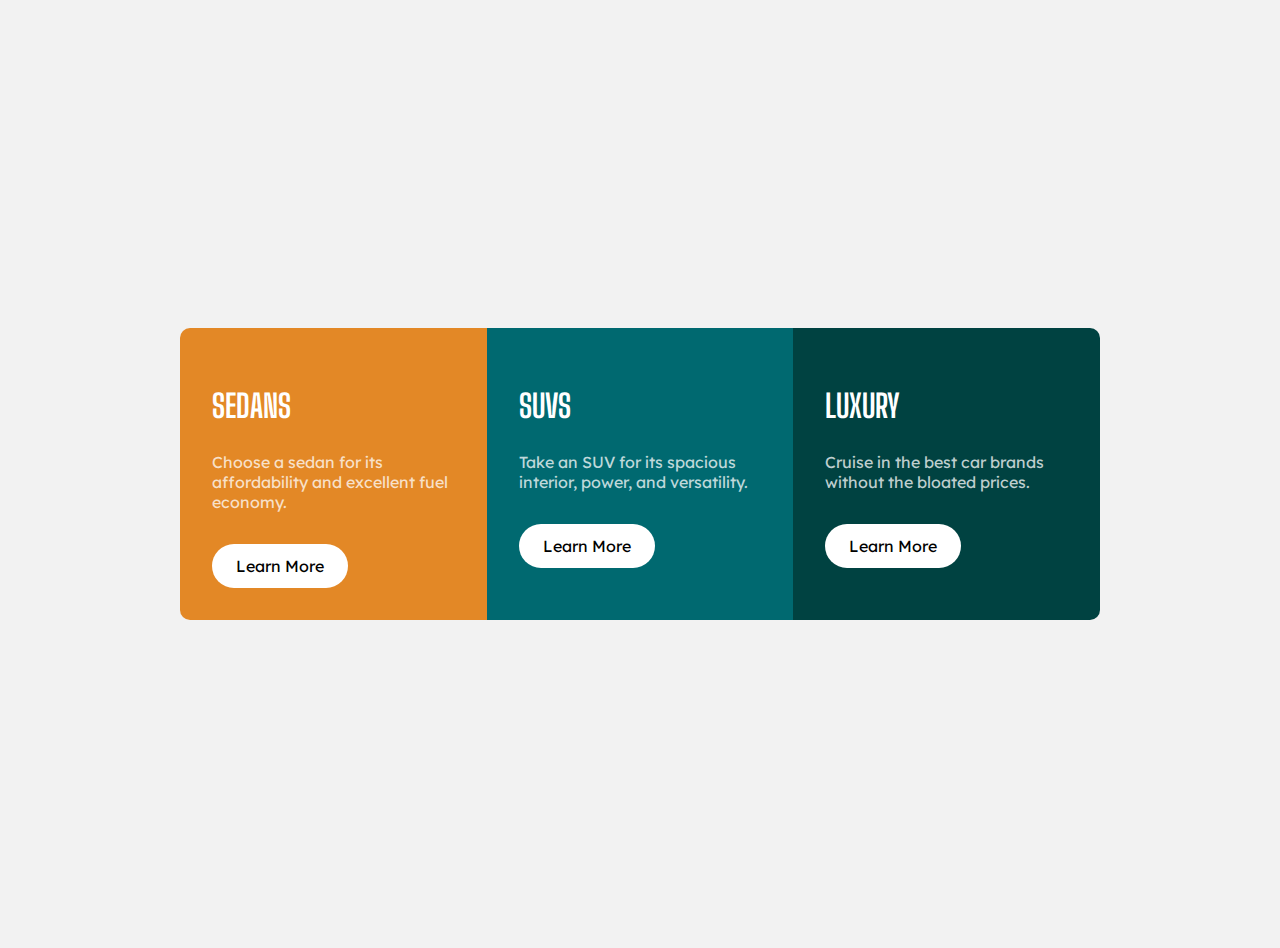
<file: 3-column-preview-card-component/index.html>
<!DOCTYPE html>
<html lang="tr">
<head>
  <meta charset="UTF-8">
  <meta name="viewport" content="width=device-width, initial-scale=1.0">
  <title>Frontend Mentor | 3-column preview card component</title>
  <link rel="preconnect" href="https://fonts.googleapis.com">
  <link rel="preconnect" href="https://fonts.gstatic.com" crossorigin>
  <link href="https://fonts.googleapis.com/css2?family=Big+Shoulders+Display:wght@700&family=Lexend+Deca:wght@400&display=swap" rel="stylesheet">
  <link rel="stylesheet" href="./css/styles.css">
</head>
<body>
  <main class="container">
    <section class="grid">
      <article class="card sedans">
        <h2 class="title">Sedans</h2>
        <p class="desc">Choose a sedan for its affordability and excellent fuel economy.</p>
        <a class="btn" href="#">Learn More</a>
      </article>
      <article class="card suvs">
        <h2 class="title">SUVs</h2>
        <p class="desc">Take an SUV for its spacious interior, power, and versatility.</p>
        <a class="btn" href="#">Learn More</a>
      </article>
      <article class="card luxury">
        <h2 class="title">Luxury</h2>
        <p class="desc">Cruise in the best car brands without the bloated prices.</p>
        <a class="btn" href="#">Learn More</a>
      </article>
    </section>
  </main>
</body>
</html>
</file>
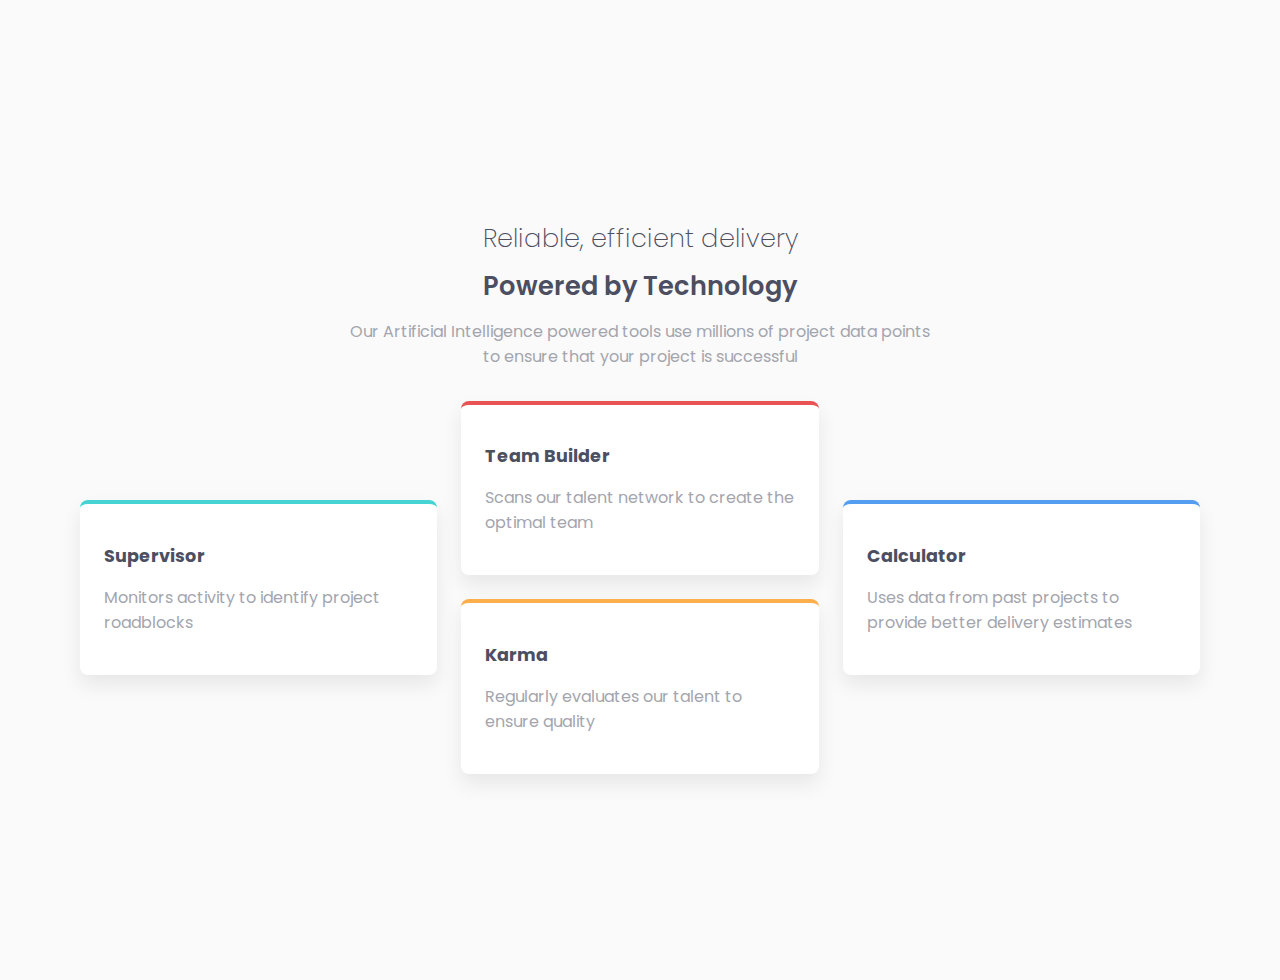
<file: four-card-feature-section/index.html>
<!DOCTYPE html>
<html lang="tr">
<head>
  <meta charset="UTF-8">
  <meta name="viewport" content="width=device-width, initial-scale=1.0">
  <title>Frontend Mentor | Four card feature section</title>
  <link rel="preconnect" href="https://fonts.googleapis.com">
  <link rel="preconnect" href="https://fonts.gstatic.com" crossorigin>
  <link href="https://fonts.googleapis.com/css2?family=Poppins:wght@200;400;600&display=swap" rel="stylesheet">
  <link rel="stylesheet" href="./css/styles.css">
</head>
<body>
  <main class="container">
    <header class="hero">
      <h1 class="heading light">Reliable, efficient delivery</h1>
      <h1 class="heading bold">Powered by Technology</h1>
      <p class="sub">Our Artificial Intelligence powered tools use millions of project data points to ensure that your project is successful</p>
    </header>
    <section class="grid">
      <article class="card supervisor">
        <h2 class="title">Supervisor</h2>
        <p class="desc">Monitors activity to identify project roadblocks</p>
      </article>
      <article class="card team">
        <h2 class="title">Team Builder</h2>
        <p class="desc">Scans our talent network to create the optimal team</p>
      </article>
      <article class="card karma">
        <h2 class="title">Karma</h2>
        <p class="desc">Regularly evaluates our talent to ensure quality</p>
      </article>
      <article class="card calculator">
        <h2 class="title">Calculator</h2>
        <p class="desc">Uses data from past projects to provide better delivery estimates</p>
      </article>
    </section>
  </main>
</body>
</html>
</file>
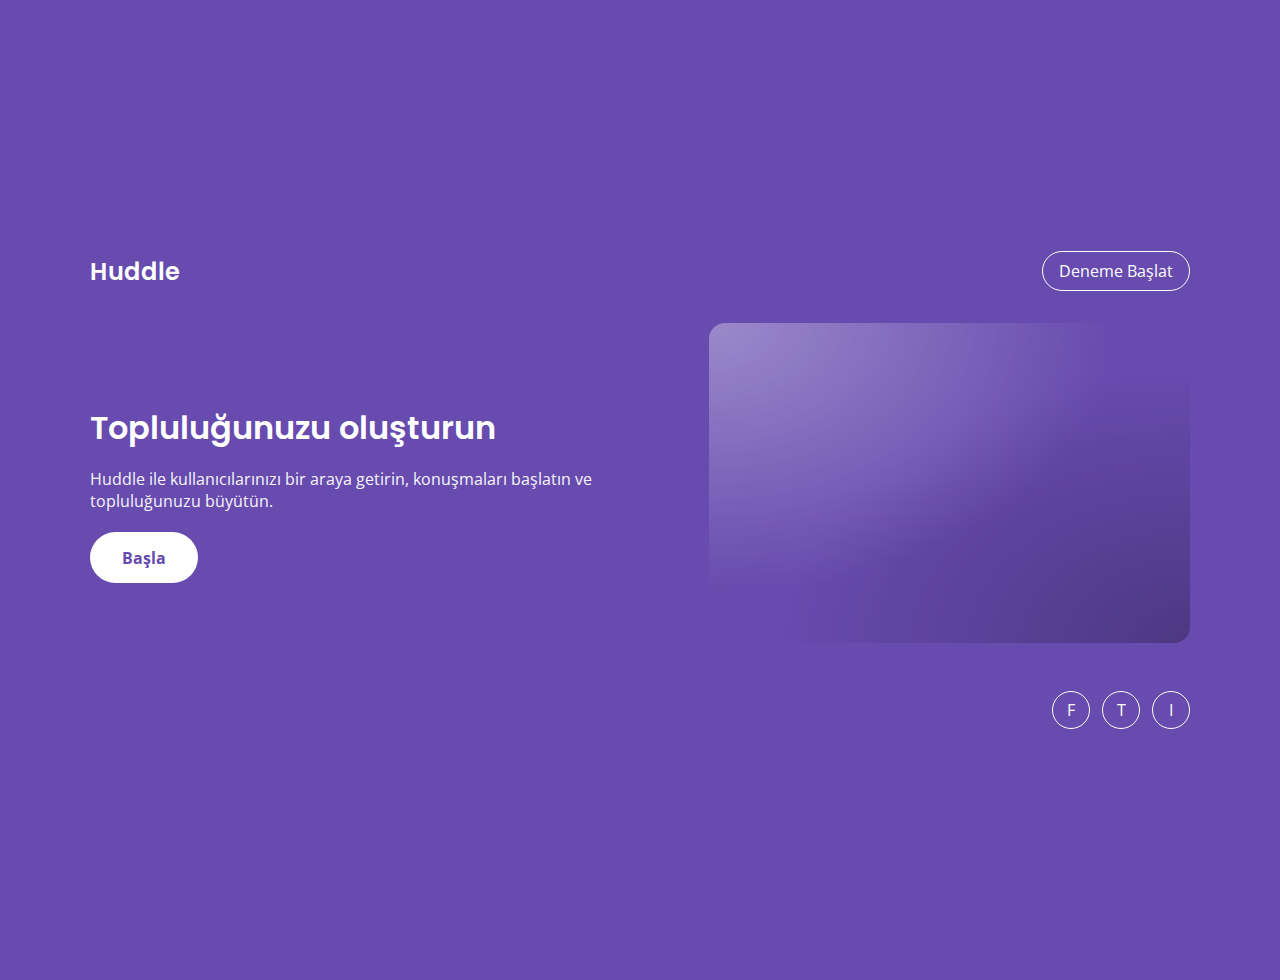
<file: huddle-landing-page-intro/index.html>
<!DOCTYPE html>
<html lang="tr">
<head>
  <meta charset="UTF-8">
  <meta name="viewport" content="width=device-width, initial-scale=1.0">
  <title>Frontend Mentor | Huddle landing page (intro)</title>
  <link rel="preconnect" href="https://fonts.googleapis.com">
  <link rel="preconnect" href="https://fonts.gstatic.com" crossorigin>
  <link href="https://fonts.googleapis.com/css2?family=Open+Sans:wght@400;700&family=Poppins:wght@400;600&display=swap" rel="stylesheet">
  <link rel="stylesheet" href="./css/styles.css">
</head>
<body>
  <main class="container">
    <header class="top">
      <div class="brand">Huddle</div>
      <a class="ghost" href="#">Deneme Başlat</a>
    </header>
    <section class="hero">
      <div class="col text">
        <h1>Topluluğunuzu oluşturun</h1>
        <p>Huddle ile kullanıcılarınızı bir araya getirin, konuşmaları başlatın ve topluluğunuzu büyütün.</p>
        <a class="cta" href="#">Başla</a>
      </div>
      <div class="col art">
        <div class="illustration"></div>
      </div>
    </section>
    <footer class="socials">
      <a href="#" aria-label="Facebook">F</a>
      <a href="#" aria-label="Twitter">T</a>
      <a href="#" aria-label="Instagram">I</a>
    </footer>
  </main>
</body>
</html>
</file>
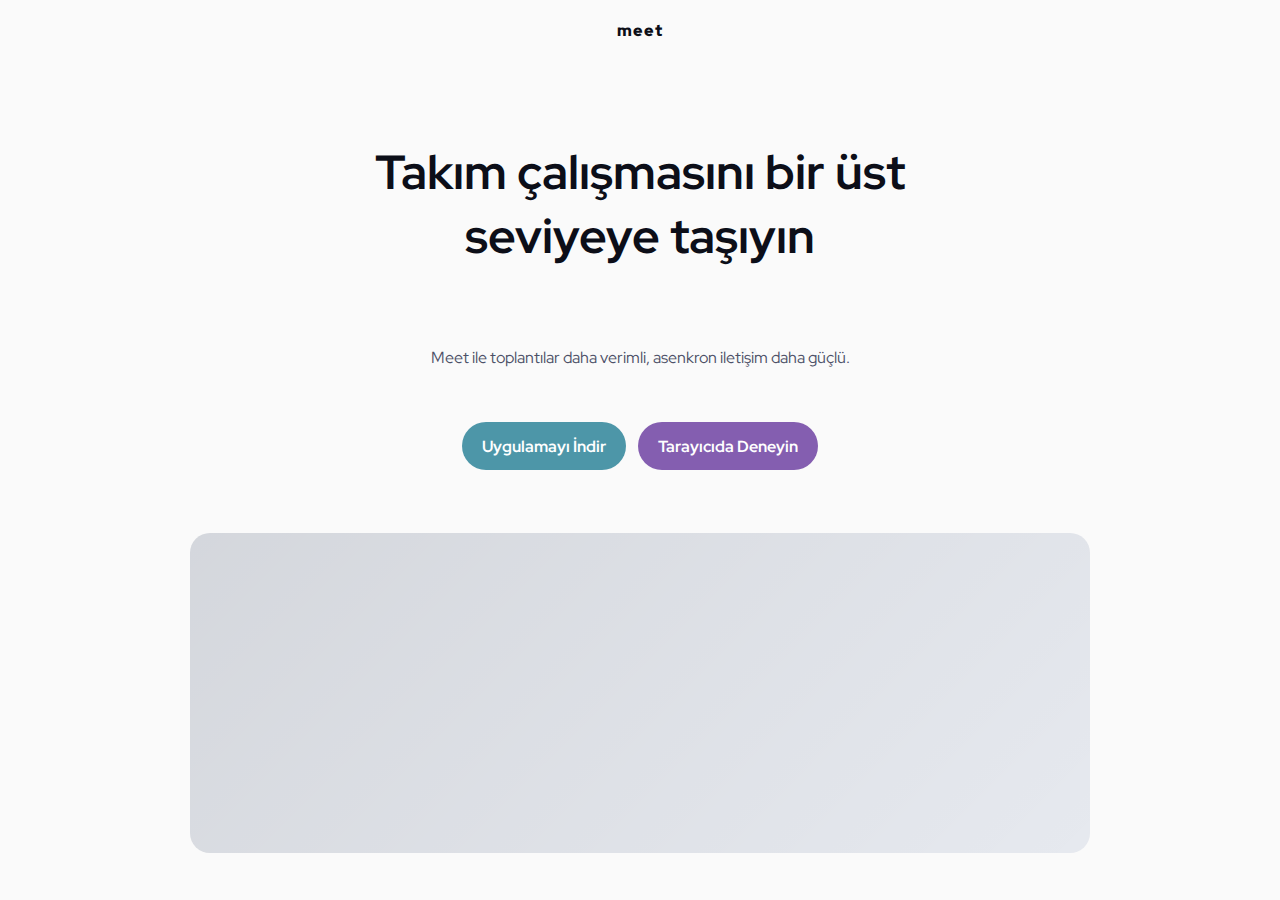
<file: meet-landing-page/index.html>
<!DOCTYPE html>
<html lang="tr">
<head>
  <meta charset="UTF-8">
  <meta name="viewport" content="width=device-width, initial-scale=1.0">
  <title>Frontend Mentor | Meet landing page</title>
  <link rel="preconnect" href="https://fonts.googleapis.com">
  <link rel="preconnect" href="https://fonts.gstatic.com" crossorigin>
  <link href="https://fonts.googleapis.com/css2?family=Red+Hat+Display:wght@500;700;900&display=swap" rel="stylesheet">
  <link rel="stylesheet" href="./css/styles.css">
</head>
<body>
  <header class="nav">
    <div class="logo">meet</div>
  </header>
  <main class="hero">
    <h1 class="title">Takım çalışmasını bir üst seviyeye taşıyın</h1>
    <p class="sub">Meet ile toplantılar daha verimli, asenkron iletişim daha güçlü.</p>
    <div class="actions">
      <a class="cta primary" href="#">Uygulamayı İndir</a>
      <a class="cta secondary" href="#">Tarayıcıda Deneyin</a>
    </div>
    <div class="mock"></div>
  </main>
</body>
</html>
</file>
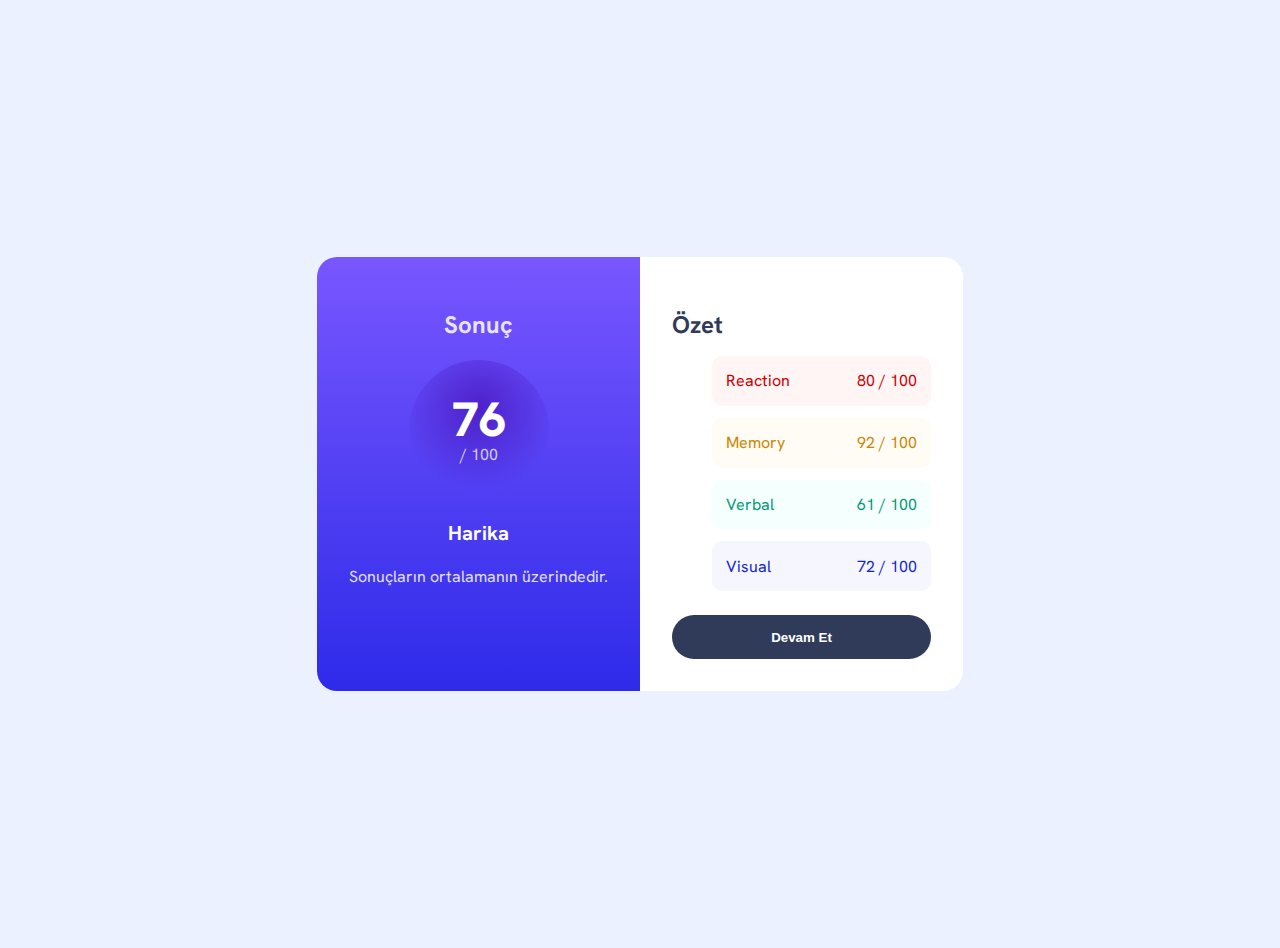
<file: results-summary-component/index.html>
<!DOCTYPE html>
<html lang="tr">
<head>
  <meta charset="UTF-8">
  <meta name="viewport" content="width=device-width, initial-scale=1.0">
  <title>Frontend Mentor | Results summary component</title>
  <link rel="preconnect" href="https://fonts.googleapis.com">
  <link rel="preconnect" href="https://fonts.gstatic.com" crossorigin>
  <link href="https://fonts.googleapis.com/css2?family=Hanken+Grotesk:wght@500;700;800&display=swap" rel="stylesheet">
  <link rel="stylesheet" href="./css/styles.css">
</head>
<body>
  <main class="container">
    <article class="card">
      <section class="result">
        <h2 class="result-title">Sonuç</h2>
        <div class="score">
          <div class="circle"><span class="big">76</span><span class="small">/ 100</span></div>
          <h3 class="grade">Harika</h3>
          <p class="hint">Sonuçların ortalamanın üzerindedir.</p>
        </div>
      </section>
      <section class="summary">
        <h2 class="summary-title">Özet</h2>
        <ul class="list">
          <li class="row r1"><span>Reaction</span><span class="val">80 / 100</span></li>
          <li class="row r2"><span>Memory</span><span class="val">92 / 100</span></li>
          <li class="row r3"><span>Verbal</span><span class="val">61 / 100</span></li>
          <li class="row r4"><span>Visual</span><span class="val">72 / 100</span></li>
        </ul>
        <button class="cta">Devam Et</button>
      </section>
    </article>
  </main>
</body>
</html>
</file>
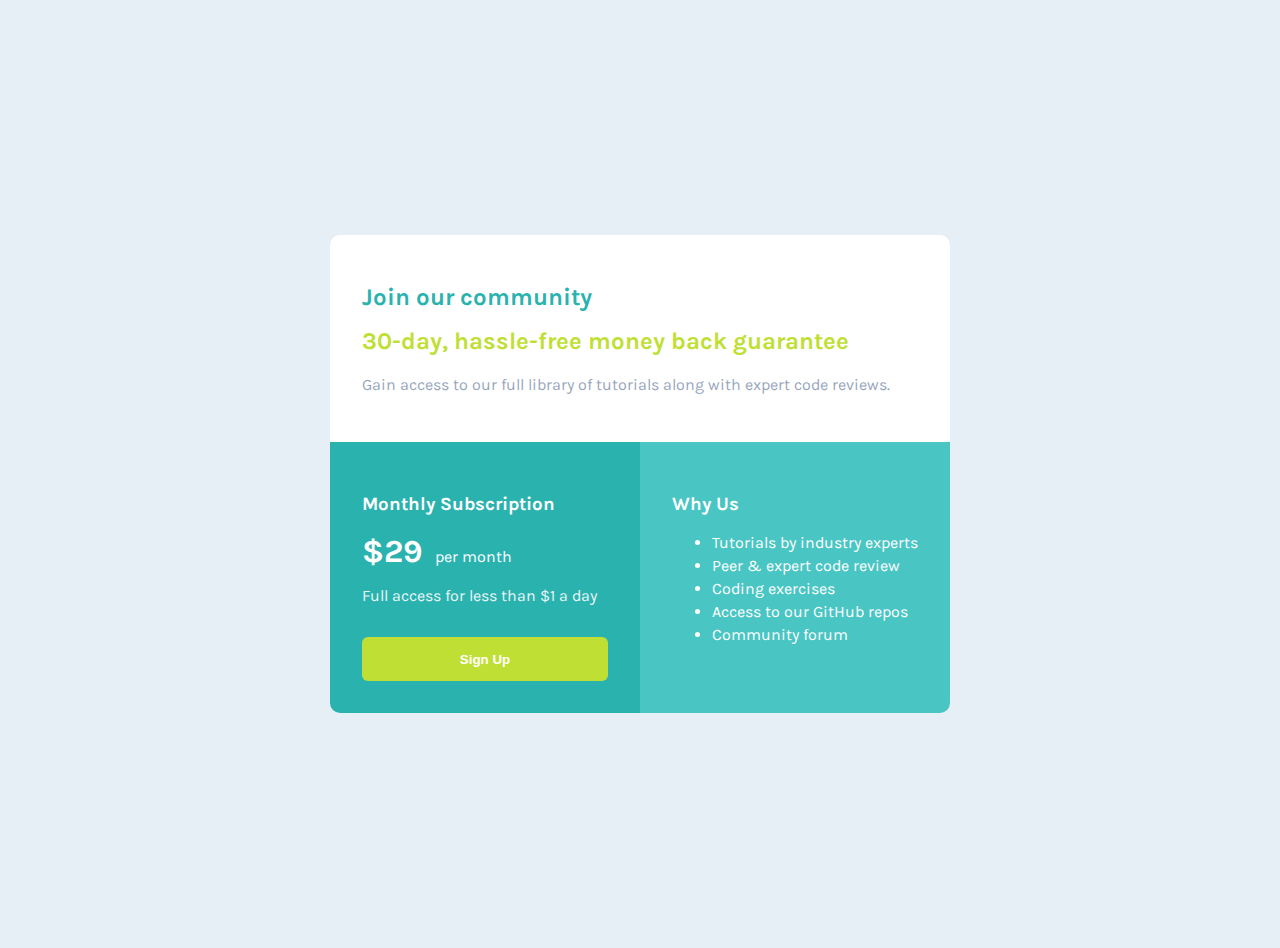
<file: single-price-grid-component/index.html>
<!DOCTYPE html>
<html lang="tr">
<head>
  <meta charset="UTF-8">
  <meta name="viewport" content="width=device-width, initial-scale=1.0">
  <title>Frontend Mentor | Single price grid component</title>
  <link rel="preconnect" href="https://fonts.googleapis.com">
  <link rel="preconnect" href="https://fonts.gstatic.com" crossorigin>
  <link href="https://fonts.googleapis.com/css2?family=Karla:wght@400;700&display=swap" rel="stylesheet">
  <link rel="stylesheet" href="./css/styles.css">
</head>
<body>
  <main class="container">
    <section class="grid">
      <header class="hero">
        <h1 class="title">Join our community</h1>
        <h2 class="subtitle">30-day, hassle-free money back guarantee</h2>
        <p class="text">Gain access to our full library of tutorials along with expert code reviews.</p>
      </header>
      <section class="price">
        <h3>Monthly Subscription</h3>
        <p class="amount"><span class="big">$29</span> per month</p>
        <p class="note">Full access for less than $1 a day</p>
        <button class="cta">Sign Up</button>
      </section>
      <section class="why">
        <h3>Why Us</h3>
        <ul class="list">
          <li>Tutorials by industry experts</li>
          <li>Peer & expert code review</li>
          <li>Coding exercises</li>
          <li>Access to our GitHub repos</li>
          <li>Community forum</li>
        </ul>
      </section>
    </section>
  </main>
</body>
</html>
</file>
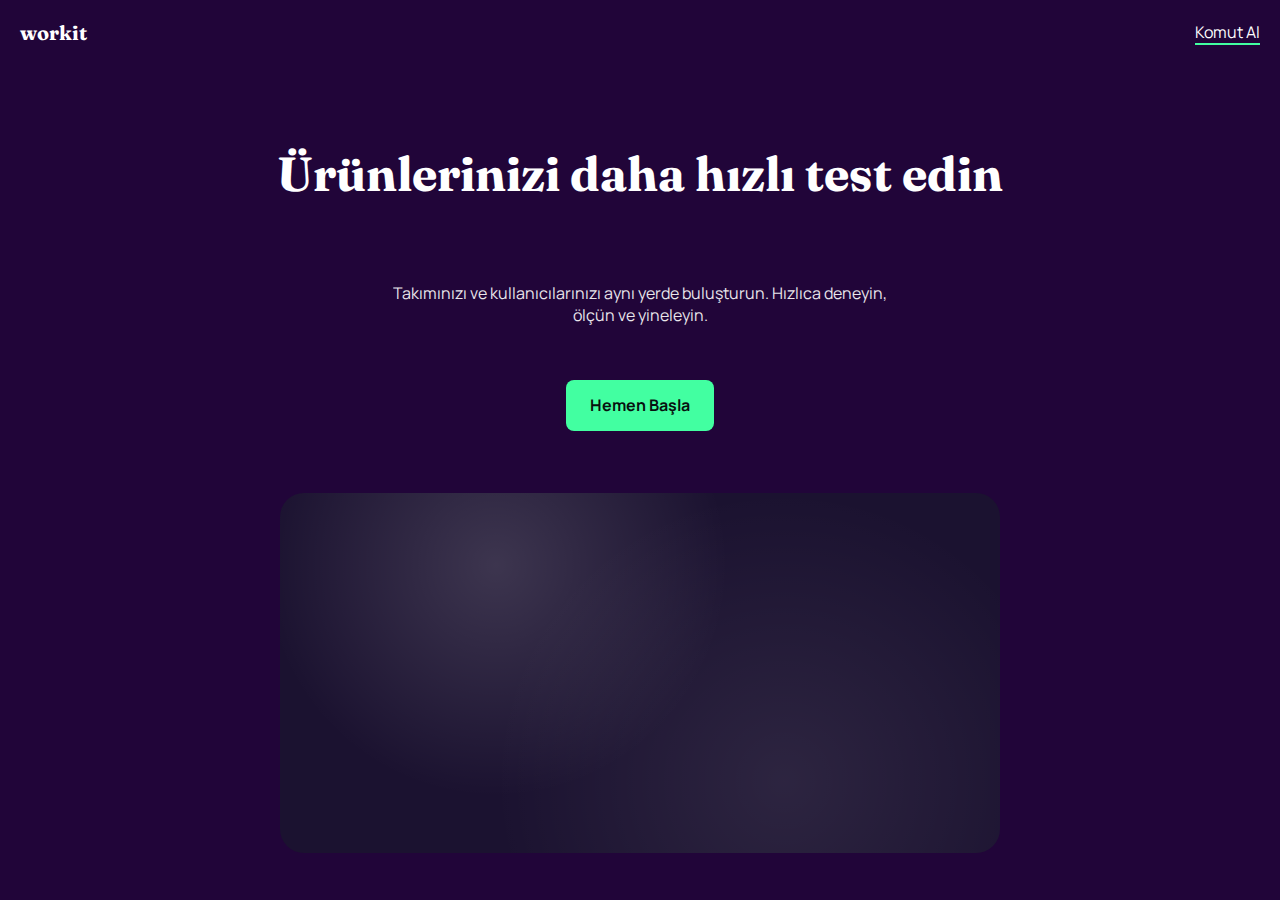
<file: workit-landing-page/index.html>
<!DOCTYPE html>
<html lang="tr">
<head>
  <meta charset="UTF-8">
  <meta name="viewport" content="width=device-width, initial-scale=1.0">
  <title>Frontend Mentor | Workit landing page</title>
  <link rel="preconnect" href="https://fonts.googleapis.com">
  <link rel="preconnect" href="https://fonts.gstatic.com" crossorigin>
  <link href="https://fonts.googleapis.com/css2?family=Fraunces:opsz,wght@9..144,600;9..144,700&family=Manrope:wght@400;600;700&display=swap" rel="stylesheet">
  <link rel="stylesheet" href="./css/styles.css">
</head>
<body>
  <header class="nav">
    <div class="logo">workit</div>
    <a href="#" class="link">Komut Al</a>
  </header>
  <main class="hero">
    <h1 class="title">Ürünlerinizi daha hızlı test edin</h1>
    <p class="sub">Takımınızı ve kullanıcılarınızı aynı yerde buluşturun. Hızlıca deneyin, ölçün ve yineleyin.</p>
    <a class="cta" href="#">Hemen Başla</a>
    <div class="device"></div>
  </main>
</body>
</html>
</file>
<file: 3-column-preview-card-component/css/styles.css>
:root {
  --orange: hsl(31, 77%, 52%);
  --cyan: hsl(184, 100%, 22%);
  --dark-cyan: hsl(179, 100%, 13%);
  --bg: hsl(0, 0%, 95%);
  --muted: hsla(0, 0%, 100%, 0.75);
  --white: hsl(0, 0%, 100%);
}
body {
  font-family: "Lexend Deca", sans-serif;
  background: var(--bg);
  min-height: 100vh;
  display: grid;
  place-items: center;
  padding: 1rem;
}
.title { font-family: "Big Shoulders Display", cursive; color: var(--white); font-size: 2rem; text-transform: uppercase; }
.desc { color: var(--muted); margin: 1rem 0 2rem; }
.btn { background: var(--white); color: inherit; padding: 0.75rem 1.5rem; border-radius: 999px; text-decoration: none; display: inline-block; }
.grid { display: grid; grid-template-columns: 1fr; max-width: 920px; border-radius: 10px; overflow: hidden; }
.card { padding: 2rem; }
.sedans { background: var(--orange); }
.suvs { background: var(--cyan); }
.luxury { background: var(--dark-cyan); }
@media (min-width: 900px) {
  .grid { grid-template-columns: repeat(3, 1fr); }
}
</file>
<file: four-card-feature-section/css/styles.css>
:root {
  --bg: hsl(0, 0%, 98%);
  --text: hsl(234, 12%, 34%);
  --muted: hsl(229, 6%, 66%);
  --white: hsl(0, 0%, 100%);
  --cyan: hsl(180, 62%, 55%);
  --red: hsl(0, 78%, 62%);
  --orange: hsl(34, 97%, 64%);
  --blue: hsl(212, 86%, 64%);
}
body {
  font-family: "Poppins", sans-serif;
  background: var(--bg);
  color: var(--text);
  min-height: 100vh;
  display: grid;
  place-items: center;
  padding: 2rem 1rem;
}
.hero { text-align: center; max-width: 600px; margin: 0 auto 2rem; }
.heading { font-size: 1.6rem; line-height: 1.2; }
.light { font-weight: 200; }
.bold { font-weight: 600; }
.sub { color: var(--muted); margin-top: 0.75rem; }
.grid {
  display: grid;
  gap: 1.5rem;
  max-width: 1120px;
}
.card {
  background: var(--white);
  padding: 1.5rem;
  border-radius: 8px;
  box-shadow: 0 10px 20px rgba(0,0,0,0.08);
}
.title { font-size: 1.1rem; margin-bottom: 0.5rem; }
.desc { color: var(--muted); }
.supervisor { border-top: 4px solid var(--cyan); }
.team { border-top: 4px solid var(--red); }
.karma { border-top: 4px solid var(--orange); }
.calculator { border-top: 4px solid var(--blue); }
@media (min-width: 1000px) {
  .grid {
    grid-template-columns: repeat(3, 1fr);
    grid-template-areas:
      "supervisor team calculator"
      "supervisor karma calculator";
  }
  .supervisor { grid-area: supervisor; align-self: center; }
  .team { grid-area: team; }
  .karma { grid-area: karma; }
  .calculator { grid-area: calculator; align-self: center; }
}
</file>
<file: huddle-landing-page-intro/css/styles.css>
:root{--bg:hsl(257,40%,49%);--accent:hsl(300,69%,71%);--white:#fff}
body{font-family:"Open Sans",sans-serif;background:var(--bg);color:var(--white);min-height:100vh;display:grid;place-items:center;padding:2rem}
.container{width:min(1100px,100%)}
.top{display:flex;justify-content:space-between;align-items:center;margin-bottom:2rem}
.brand{font-family:"Poppins",sans-serif;font-weight:600;font-size:1.5rem}
.ghost{border:1px solid var(--white);color:var(--white);padding:.5rem 1rem;border-radius:999px;text-decoration:none}
.hero{display:grid;gap:2rem;align-items:center}
.col{text-align:left}
.col.text h1{font-family:"Poppins",sans-serif;font-weight:600;font-size:2rem;margin-bottom:1rem}
.col.text p{opacity:.95;margin-bottom:1.25rem}
.cta{display:inline-block;background:var(--white);color:var(--bg);text-decoration:none;padding:.9rem 2rem;border-radius:999px;font-weight:700}
.art .illustration{height:320px;background:radial-gradient(ellipse at top left,rgba(255,255,255,.35),transparent 60%),radial-gradient(ellipse at bottom right,rgba(0,0,0,.25),transparent 60%);border-radius:16px}
.socials{margin-top:3rem;display:flex;gap:.75rem;justify-content:flex-end}
.socials a{width:36px;height:36px;display:grid;place-items:center;border:1px solid var(--white);border-radius:50%;color:var(--white);text-decoration:none}
@media(min-width:900px){.hero{grid-template-columns:1.1fr .9fr}}
</file>
<file: meet-landing-page/css/styles.css>
:root{--bg:hsl(0,0%,98%);--text:hsl(230,35%,7%);--muted:hsl(231,15%,35%);--primary:hsl(192,37%,48%);--secondary:hsl(268,34%,53%)}
body{font-family:"Red Hat Display",sans-serif;background:var(--bg);color:var(--text);min-height:100vh;margin:0;display:grid;grid-template-rows:auto 1fr}
.nav{display:flex;align-items:center;justify-content:center;padding:1.25rem}
.logo{font-weight:900;letter-spacing:1px}
.hero{display:grid;place-items:center;text-align:center;padding:2rem}
.title{font-size:2rem;max-width:22ch}
.sub{color:var(--muted);max-width:56ch;margin:1rem auto 1.5rem}
.actions{display:flex;gap:.75rem;justify-content:center}
.cta{display:inline-block;text-decoration:none;padding:.85rem 1.25rem;border-radius:999px;font-weight:700}
.primary{background:var(--primary);color:#fff}
.secondary{background:var(--secondary);color:#fff}
.mock{margin-top:2rem;width:min(900px,92%);height:320px;border-radius:20px;background:linear-gradient(135deg,rgba(0,0,0,.08),transparent),#e6e9ef}
@media(min-width:900px){.title{font-size:3rem}}
</file>
<file: results-summary-component/css/styles.css>
:root {
  --bg: hsl(221, 100%, 96%);
  --white: hsl(0, 0%, 100%);
  --result-start: hsl(252, 100%, 67%);
  --result-end: hsl(241, 81%, 54%);
  --circle: hsla(256, 72%, 46%, 1);
  --muted: hsl(224, 30%, 27%);
}
body {
  font-family: "Hanken Grotesk", sans-serif;
  background: var(--bg);
  min-height: 100vh;
  display: grid;
  place-items: center;
  padding: 1rem;
}
.card {
  background: var(--white);
  border-radius: 20px;
  overflow: hidden;
  display: grid;
  grid-template-columns: 1fr;
  max-width: 680px;
}
.result {
  background: linear-gradient(var(--result-start), var(--result-end));
  color: var(--white);
  text-align: center;
  padding: 2rem;
}
.result-title { opacity: 0.85; }
.circle {
  width: 140px;
  height: 140px;
  border-radius: 50%;
  margin: 1.25rem auto;
  background: radial-gradient(circle at 50% 35%, var(--circle), transparent 70%);
  display: grid;
  place-content: center;
}
.big { font-size: 3rem; font-weight: 800; line-height: 1; }
.small { opacity: 0.75; }
.grade { margin-top: 0.5rem; font-size: 1.25rem; font-weight: 700; }
.hint { opacity: 0.85; }
.summary { padding: 2rem; }
.summary-title { color: var(--muted); margin-bottom: 1rem; }
.list { display: grid; gap: 0.75rem; margin-bottom: 1.5rem; }
.row { display: flex; justify-content: space-between; padding: 0.9rem; border-radius: 10px; }
.r1 { background: hsl(0, 100%, 98%); color: hsl(0, 100%, 40%); }
.r2 { background: hsl(39, 100%, 98%); color: hsl(39, 100%, 40%); }
.r3 { background: hsl(166, 100%, 98%); color: hsl(166, 100%, 30%); }
.r4 { background: hsl(234, 85%, 98%); color: hsl(234, 85%, 45%); }
.cta { width: 100%; background: var(--muted); color: var(--white); border: none; padding: 0.9rem; border-radius: 999px; font-weight: 700; }
@media (min-width: 700px) {
  .card { grid-template-columns: 1fr 1fr; }
}
</file>
<file: single-price-grid-component/css/styles.css>
:root {
  --bg: hsl(204, 43%, 93%);
  --white: hsl(0, 0%, 100%);
  --cyan: hsl(179, 62%, 43%);
  --light-cyan: hsl(179, 52%, 53%);
  --yellow: hsl(71, 73%, 54%);
  --muted: hsl(218, 22%, 67%);
}
body {
  font-family: "Karla", sans-serif;
  background: var(--bg);
  min-height: 100vh;
  display: grid;
  place-items: center;
  padding: 1rem;
}
.grid { display: grid; grid-template-columns: 1fr; max-width: 720px; border-radius: 10px; overflow: hidden; }
.hero { background: var(--white); padding: 2rem; }
.title { color: var(--cyan); font-size: 1.5rem; }
.subtitle { color: var(--yellow); margin-top: 0.5rem; }
.text { color: var(--muted); margin-top: 0.75rem; }
.price { background: var(--cyan); color: var(--white); padding: 2rem; }
.amount { margin: 0.5rem 0; }
.big { font-size: 2rem; font-weight: 700; margin-right: 0.5rem; }
.note { opacity: 0.9; }
.cta { margin-top: 1rem; width: 100%; padding: 0.9rem; border: none; background: var(--yellow); color: var(--white); border-radius: 6px; font-weight: 700; }
.why { background: var(--light-cyan); color: var(--white); padding: 2rem; }
.list { display: grid; gap: 0.25rem; margin-top: 0.75rem; }
@media (min-width: 800px) {
  .grid { grid-template-columns: 1fr 1fr; grid-template-areas: "hero hero" "price why"; }
  .hero { grid-area: hero; }
  .price { grid-area: price; }
  .why { grid-area: why; }
}
</file>
<file: workit-landing-page/css/styles.css>
:root{--bg:hsl(273,85%,12%);--accent:hsl(150,100%,63%);--text:#fff}
body{font-family:"Manrope",sans-serif;background:var(--bg);color:var(--text);min-height:100vh;margin:0;display:grid;grid-template-rows:auto 1fr}
.nav{display:flex;justify-content:space-between;align-items:center;padding:1.25rem 1.25rem}
.logo{font-family:"Fraunces",serif;font-weight:700;font-size:1.25rem}
.link{color:var(--text);text-decoration:none;border-bottom:2px solid var(--accent)}
.hero{display:grid;place-items:center;text-align:center;padding:2rem}
.title{font-family:"Fraunces",serif;font-weight:700;font-size:2.2rem;max-width:24ch}
.sub{opacity:.9;max-width:52ch;margin:1rem auto 1.5rem}
.cta{display:inline-block;background:var(--accent);color:#08110f;text-decoration:none;padding:.9rem 1.5rem;border-radius:8px;font-weight:700}
.device{margin-top:2rem;width:min(720px,90%);height:360px;border-radius:24px;background:radial-gradient(circle at 30% 20%,rgba(255,255,255,.15),transparent 40%),radial-gradient(circle at 70% 80%,rgba(255,255,255,.08),transparent 50%),#1b1230}
@media(min-width:900px){.title{font-size:3rem}}
</file>
